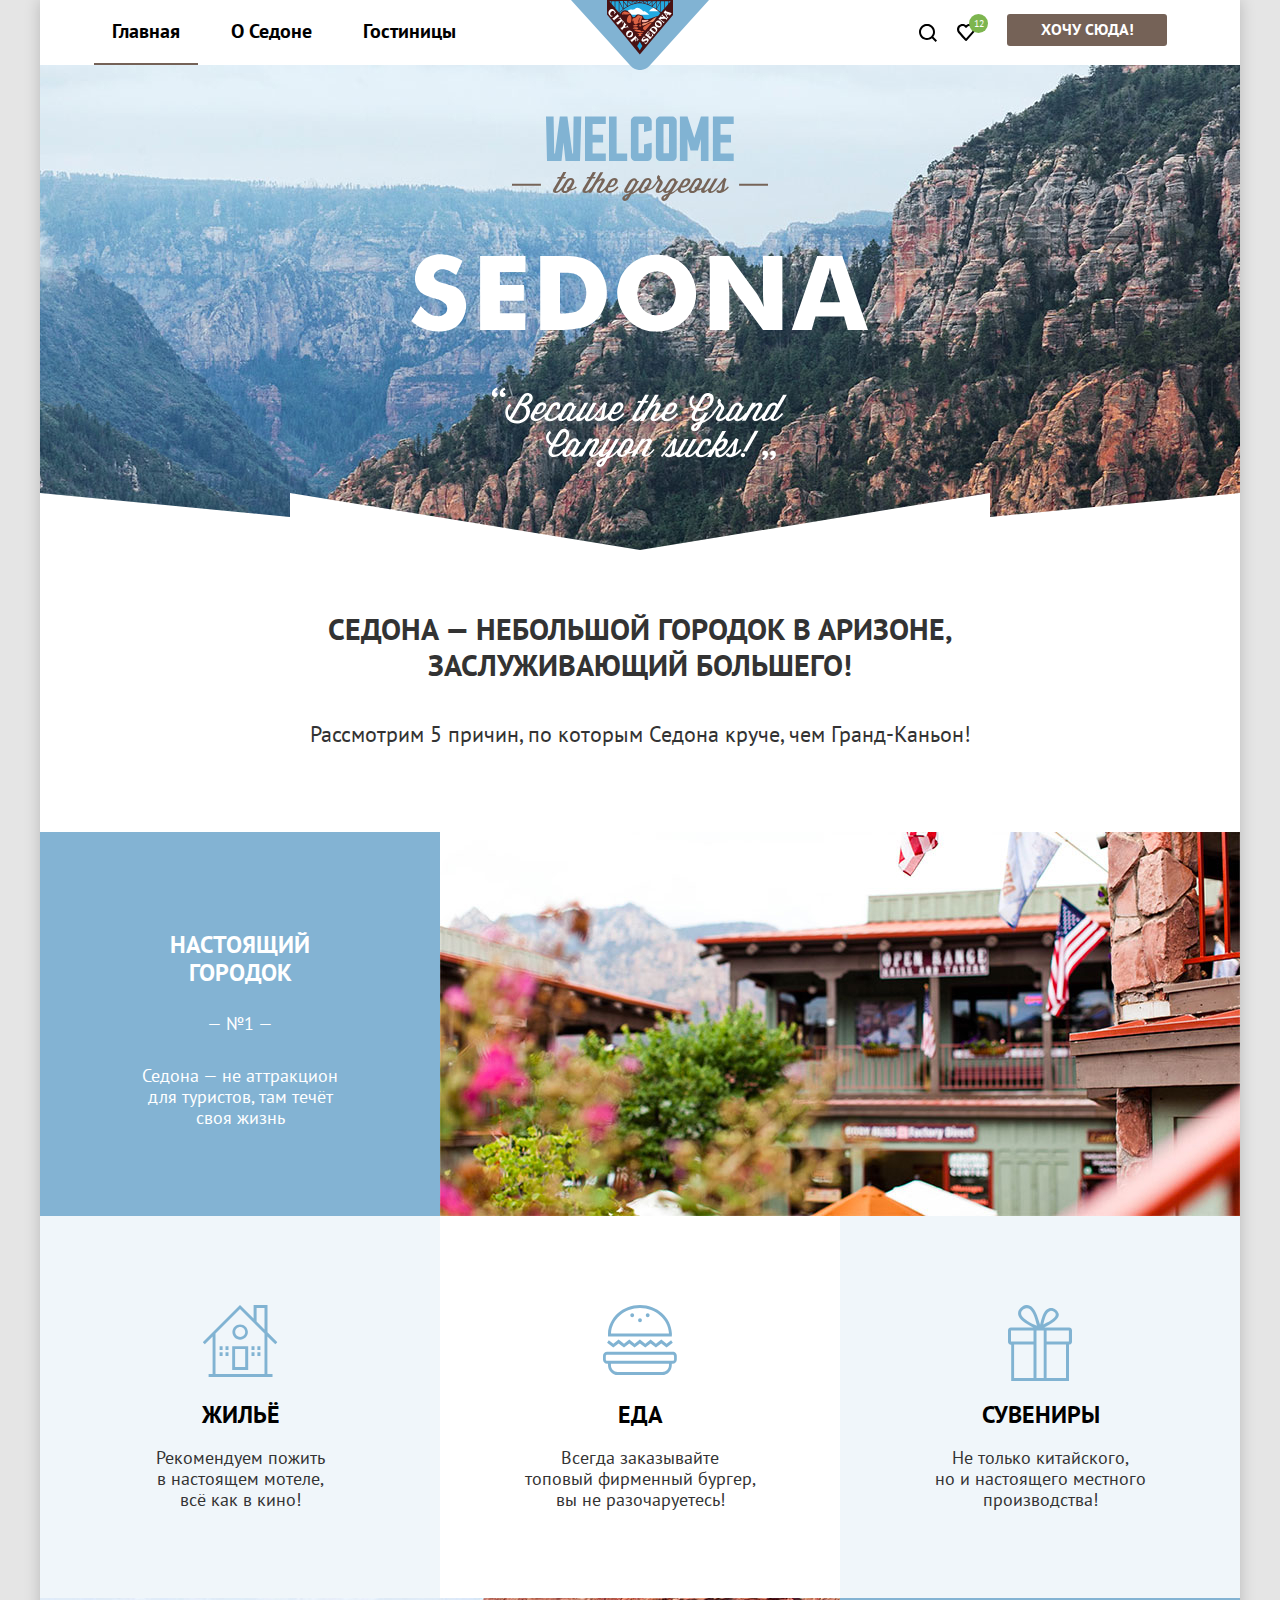
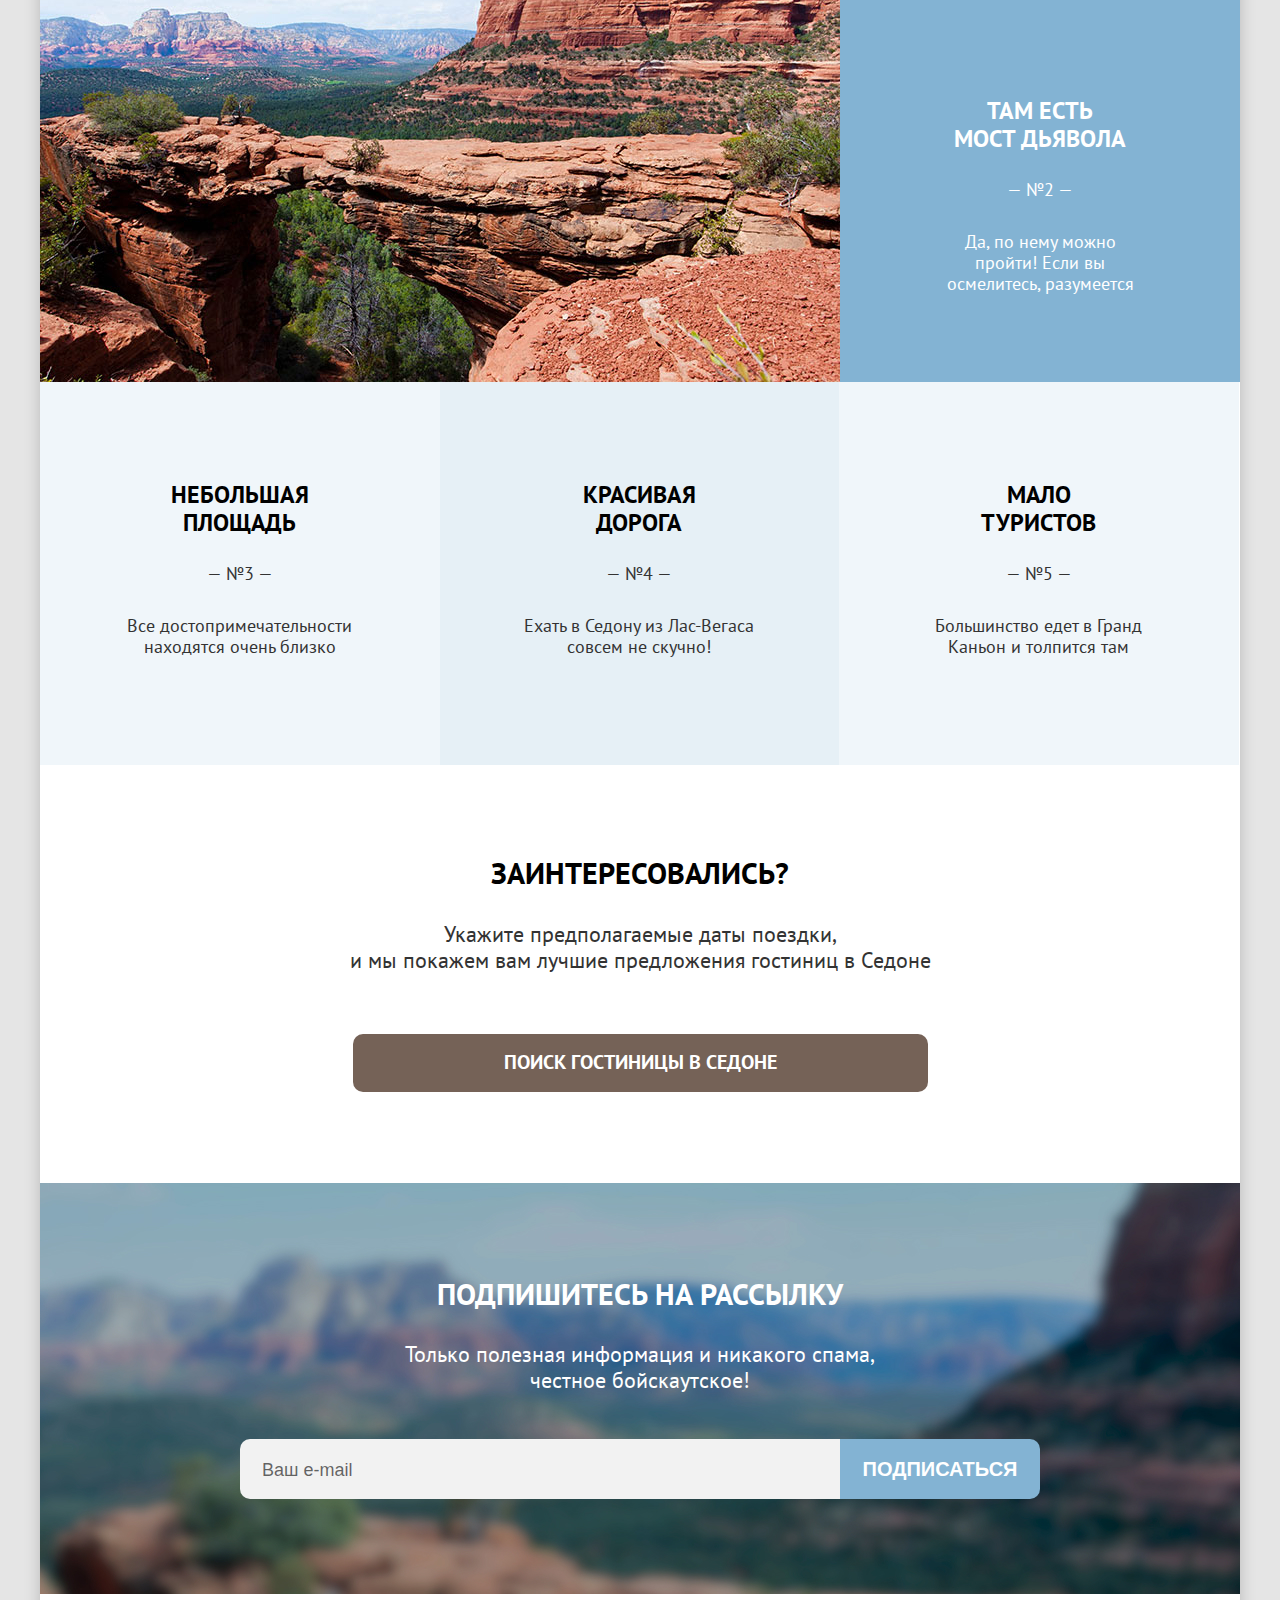
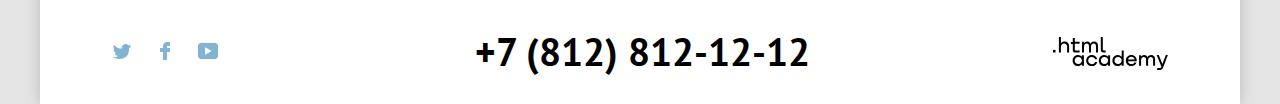
<file: index.html>
<!DOCTYPE html>
<html lang="ru">

<head>
  <meta charset="utf-8">
  <title>HTML Academy: Седона</title>
  <link rel="icon" href="favicon.ico">
  <link rel="icon" type="image/png" sizes="32x32" href="img/favicon.png">
  <link rel="stylesheet" href="./css/style.css">
</head>

<body>
  <div class="main-container">
    <header class="header">
      <a class="header-logo">
        <img src="./img/sedona-logo.svg" alt="Логотип сайта Седона." class="header-logo-img" width="138" height="70">
      </a>
      <nav class="main-nav">
        <ul class="site-list">
          <li class="site-list-item site-list-item--active">
            <a class="site-list-link ">Главная</a>
          </li>
          <li class="site-list-item">
            <a href="#" class="site-list-link">О Седоне</a>
          </li>
          <li class="site-list-item">
            <a href="catalog.html" class="site-list-link">Гостиницы</a>
          </li>
        </ul>
        <ul class="main-nav-list">
          <li class="main-nav-item">
            <a href="#" class="main-nav-link search-link" aria-label="Поиск по сайту">
              <svg class="search-link-svg" role="img" aria-label="Поиск по сайту" width="18" height="18" viewBox="0 0 18 18" fill="none"
                xmlns="http://www.w3.org/2000/svg">
                <path
                  d="M18 16.5L14.3 12.8C15.3 11.5 16 9.8 16 7.9C16 3.5 12.4 -0.1 8 -0.1C3.6 -0.1 0 3.6 0 8C0 12.4 3.6 16 8 16C9.8 16 11.5 15.4 12.9 14.3L16.6 18L18 16.5ZM8 14C4.7 14 2 11.3 2 8C2 4.7 4.7 2 8 2C11.3 2 14 4.7 14 8C14 11.3 11.3 14 8 14Z" />
              </svg>
            </a>
          </li>
          <li class="main-nav-item cart">
            <a href="" class="main-nav-link cart-link" aria-label="Корзина">
              <svg class="cart-link-svg" role="img" aria-label="Корзина" width="18" height="17" viewBox="0 0 18 17" fill="none"
                xmlns="http://www.w3.org/2000/svg">
                <path
                  d="M8.9 17C8.6 17 8.3 16.9 8.1 16.6C2.7 10.5 1.4 9.1 1.1 8.7C0.4 7.8 0 6.6 0 5.4C0 2.4 2.4 0 5.5 0C6.8 0 8 0.5 9 1.3C10 0.5 11.3 0 12.5 0C15.5 0 18 2.4 18 5.4C18 6.7 17.5 7.9 16.7 8.8L9.7 16.7C9.5 16.9 9.3 17 8.9 17ZM2.9 7.5C3.2 7.9 6.4 11.5 9 14.4L15.2 7.4C15.7 6.9 15.9 6.2 15.9 5.4C15.9 3.6 14.4 2.1 12.6 2.1C11.6 2.1 10.6 2.6 9.9 3.4C9.6 3.7 9.3 3.8 9 3.8C8.7 3.8 8.4 3.6 8.2 3.4C7.5 2.6 6.5 2.1 5.5 2.1C3.7 2.1 2.2 3.6 2.2 5.4C2.1 6.3 2.5 7 2.9 7.5C2.8 7.5 2.8 7.5 2.9 7.5Z" />
              </svg>

              <span class="cart-number">12</span>
            </a>
            <div class="cart-panel">
              <ul class="cart-list">
                <li class="cart-item">
                  <a href="#" class="cart-item-link">
                    <img src="./img/hotel-1.jpg" alt="Desert Quail Inn." class="cart-item-img" height="48" width="48">
                    <p class="cart-item-name">Desert Quail Inn</p>
                    <p class="cart-item-type">Мотель</p>
                  </a>
                  <button class="cart-item-delete" type="button" aria-label="Удалить позицию из корзины"></button>
                </li>
                <li class="cart-item">
                  <a href="#" class="cart-item-link">
                    <img src="./img/hotel-2.jpg" alt="Villas at Poco Diablo." class="cart-item-img" height="48"
                      width="48">
                    <p class="cart-item-name">Villas at Poco Diablo</p>
                    <p class="cart-item-type">Апартаменты</p>
                  </a>
                  <button class="cart-item-delete" type="button" aria-label="Удалить позицию из корзины"></button>
                </li>
              </ul>
              <a href="#" class="cart-link-all">Все избранные</a>
            </div>
          </li>
          <li class="main-nav-item">
            <a href="#" class="main-nav-link sedona-link">Хочу сюда!</a>
          </li>
        </ul>
      </nav>
    </header>
    <main class="main">
      <h1 class="visually-hidden">Сайт города Седона</h1>
      <section class="welcome">
        <h2 class="visually-hidden">Визитная карточка</h2>
        <img src="./img/welcome-text.svg" alt="Добро пожаловать в Седону." class="welcome-img" width="458" height="352">
      </section>

      <section class="advantages">
        <h2 class="visually-hidden">Преимущества</h2>
        <p class="description-title">Седона — небольшой городок в Аризоне,
          заслуживающий большего!</p>
        <p class="description-text">Рассмотрим 5 причин, по которым Седона круче, чем Гранд-Каньон!</p>
        <ul class="advantages-list">
          <li class="advantages-item  advantages-item--special">
            <div class="advantages-container">
              <div class="advantages-wrapper ">

                <h3 class="advantages-title">Настоящий
                  городок</h3>
                <div class="advantages-number">— №1 —</div>
                <p class="advantages-text">Седона — не аттракцион для туристов, там течёт
                  своя жизнь</p>

              </div>
            </div>
            <ul class="recomendations">
              <li class="recomendations-item appartments-item">
                <h4 class="recomendations-title">Жильё</h4>
                <p class="recomendations-text">Рекомендуем пожить
                  в настоящем мотеле,
                  всё как в кино!</p>
              </li>
              <li class="recomendations-item eat-item">
                <h4 class="recomendations-title ">Еда</h4>
                <p class="recomendations-text">Всегда заказывайте<br>
                  топовый фирменный бургер, вы не разочаруетесь!</p>
              </li>
              <li class="recomendations-item souvenirs-item">
                <h4 class="recomendations-title">Сувениры</h4>
                <p class="recomendations-text">Не только китайского,
                  но&nbsp;и&nbsp;настоящего местного производства!</p>
              </li>
            </ul>
          </li>
          <li class="advantages-item  advantages-item--special advantages-item--second">
            <div class="advantages-container">
              <div class="advantages-wrapper">
                <h3 class="advantages-title">Там есть
                  мост дьявола</h3>
                <div class="advantages-number">— №2 —</div>
                <p class="advantages-text">Да, по нему можно пройти! Если вы осмелитесь, разумеется</p>
              </div>
            </div>
          </li>
          <li class="advantages-item square-item">
            <div class="advantages-wrapper">
              <h3 class="advantages-title">Небольшая
                площадь</h3>
              <div class="advantages-number">— №3 —</div>
              <p class="advantages-text">Все достопримечательности находятся очень близко</p>
            </div>
          </li>
          <li class="advantages-item road-item">
            <div class="advantages-wrapper">
              <h3 class="advantages-title">Красивая
                дорога</h3>
              <div class="advantages-number">— №4 —</div>
              <p class="advantages-text">Ехать в Седону из Лас-Вегаса совсем не скучно!</p>
            </div>
          </li>
          <li class="advantages-item tourists-item">
            <div class="advantages-wrapper">
              <h3 class="advantages-title">Мало
                туристов</h3>
              <div class="advantages-number">— №5 —</div>
              <p class="advantages-text">Большинство едет в Гранд Каньон и толпится там</p>
            </div>
          </li>
        </ul>
      </section>
      <section class="hotel-search">
        <h2 class="visually-hidden">Поиск гостиницы</h2>
        <div class="hotel-search-wrapper">
          <h3 class="hotel-search-title">Заинтересовались?</h3>
          <p class="hotel-search-text">Укажите предполагаемые даты поездки,<br>
            и&nbsp;мы&nbsp;покажем вам лучшие предложения гостиниц в Седоне
          </p>
          <a href="catalog.html" class="hotel-search-link">Поиск гостиницы в Седоне</a>
        </div>
      </section>
    </main>
    <footer class="footer">
      <section class="footer-subscribe">
        <h2 class="visually-hidden">Подписка</h2>
        <div class="footer-subscribe-wrapper">
          <h3 class="subscribe-title">Подпишитесь на рассылку</h3>
          <p class="subscribe-text">
            Только полезная информация и никакого спама,<br>честное бойскаутское!
          </p>
          <form action="https://echo.htmlacademy.ru">
            <div class="subscribe-form-container">
              <div class="subscribe-input-container">
                <label for="subscribe-input" class="visually-hidden">
                  Введите ваш e-mail
                </label>
                <input name="e-mail" type="email" id="subscribe-input" class="subscribe-input" placeholder="Ваш e-mail"
                  required>
              </div>
              <button class="subscribe-submit" type="submit">
                Подписаться
              </button>
            </div>
          </form>
        </div>
      </section>
      <section class="network">
        <h2 class="visually-hidden">Ссылки на соцсети</h2>
        <ul class="network-list">
          <li class="network-item">
            <a href="https://twitter.com/htmlacademy_ru" class="network-link twitter-link" aria-label="Ссылка twitter">
              <svg role="img" aria-label="twitter" width="18" height="15" viewBox="0 0 18 15" fill="none" xmlns="http://www.w3.org/2000/svg">
                <path
                  d="M11.6 0.200056C13.4 -0.299944 14.8 0.500056 15.4 1.40006C16.1 1.20006 16.8 0.900056 17.5 0.700056C17.5 1.60006 16.9 2.20006 16.6 2.50006C17.3 2.60006 18 1.90006 18 1.90006C17.8 2.90006 16.9 3.70006 16.3 3.90006C16.1 10.7001 13 15.1001 5.7 15.0001C5.1 15.0001 5.8 15.0001 5.2 15.0001C4.8 15.0001 0.8 14.5001 0 13.1001C2.4 13.3001 4.1 12.7001 5 11.9001C4 11.6001 2.1 11.5001 1.8 9.00006C2.2 9.10006 2.4 9.20006 3.1 9.10006C1.8 8.30006 0.4 7.50006 0.5 5.30006C0.8 5.60006 1.6 5.80006 1.9 5.80006C1.1 5.60006 -0.2 2.50006 0.9 0.900056C2.8 2.80006 4.9 4.50006 8.5 4.70006C8.7 2.30006 9.7 0.800056 11.6 0.200056Z" />
              </svg>
            </a>
          </li>
          <li class="network-item">
            <a href="https://www.facebook.com/htmlacademy" class="network-link facebook-link" aria-label="Ссылка facebook">
              <svg role="img" aria-label="facebook" width="10" height="18" viewBox="0 0 10 18" fill="none" xmlns="http://www.w3.org/2000/svg">
                <path d="M7 0C4.8 0 3 1.8 3 4V6H0V10H3V18H7V10H10V6H7V4H10V0H7Z" />
              </svg>
            </a>
          </li>
          <li class="network-item">
            <a href="https://www.youtube.com/c/HTMLAcademyRUS" class="network-link youtube-link" aria-label="Ссылка youtube">
              <svg role="img" aria-label="youtube" width="20" height="16" viewBox="0 0 20 16" fill="none" xmlns="http://www.w3.org/2000/svg">
                <g clip-path="url(#clip0_3:193)">
                  <path
                    d="M17 0H2.9C1.2 0 0 1.5 0 3.2V12.7C0 14.5 1.2 16 2.9 16H17.2C18.7 16 20.1 14.5 20.1 12.8V3.2C19.9 1.5 18.7 0 17 0ZM7 11.8V4.2L13.7 8L7 11.8Z" />
                </g>
                <defs>
                  <clipPath id="clip0_3:193">
                    <rect width="20" height="16" fill="white" />
                  </clipPath>
                </defs>
              </svg>
            </a>
          </li>
        </ul>
        <a href="tel:+78128121212" class="number-link">+7 (812) 812-12-12
        </a>
        <a href="https://htmlacademy.ru/" class="logo-htmlacademy-link">
          <img src="./img/logo_htmlacademy.svg" alt="Ссылка html академии." class="logo-html-link" width="115"
            height="34">
        </a>
      </section>
    </footer>
  </div>

  <div class="modal-container">
    <div class="modal modal-booking">
      <button class="modal-close-button" aria-label="Закрыть модальное окно" type="button"></button>
      <section class="modal-content">
        <h2 class="modal-title">Поиск гостиницы в Седоне</h2>
        <form class="booking-form" action="https://echo.htmlacademy.ru/" method="post">
          <div class="booking-form-date arrival-date">
            <label class="booking-label" for="booking-date-arrival">Дата заезда:</label>
            <div class="booking-date-input-container">
              <input class="booking-date-input" type="text" id="booking-date-arrival" name="booking-date-arrival"
                placeholder="27 апреля 2020" required>
              <button class="calendar" type="button" aria-label="Открыть календарь"></button>
              <span class="booking-message booking-message--error">Мы не можем отправить вас в прошлое.</span>
            </div>

          </div>
          <div class="booking-form-date departure-date">
            <label class="booking-label" for="booking-date-departure">Дата выезда:</label>
            <div class="booking-date-input-container">
              <input class="booking-date-input" type="text" id="booking-date-departure" name="booking-date-departure"
                placeholder="1 сентября 2021" required>
              <button class="calendar" type="button" aria-label="Открыть календарь"></button>
              <span class="booking-message">На эти даты есть свободные номера. Пока есть.</span>
            </div>
          </div>
          <div class="booking-people-wrapper">
            <div class="booking-people-container">
              <label class="booking-people-lable booking-label" for="booking-people">Взрослые:</label>
              <div class="booking-people-input-container">
                <button class="booking-people-minus booking-people-button" type="button">-</button>
                <input type="text" id="booking-people" name="booking-people" class="booking-people-input" value="2">
                <button class="booking-people-plus booking-people-button" type="button">+</button>
              </div>
            </div>
            <div class="booking-people-container booking-people-container--children">
              <label class="booking-people-lable booking-label" for="booking-children">Дети:</label>
              <div class="info-container">
                <a href="#" class="info">i</a>
                <p class="info-text">Укажите количество детей, которые будут с вами, возраст которых от 6 до 18 лет.
                  Дети до 6 лет размещаются бесплатно.</p>
              </div>
              <div class="booking-people-input-container">
                <button class="booking-people-minus booking-people-button" type="button">-</button>
                <input type="text" id="booking-children" name="booking-children" class="booking-people-input" value="1">
                <button class="booking-people-plus booking-people-button" type="button">+</button>
              </div>
            </div>
          </div>
          <div class="booking-submit">
            <button class="booking-submit-booking" type="submit">Найти</button>
          </div>
        </form>
      </section>
    </div>
  </div>
  <script src="./js/script.js"></script>
</body>

</html>
</file>
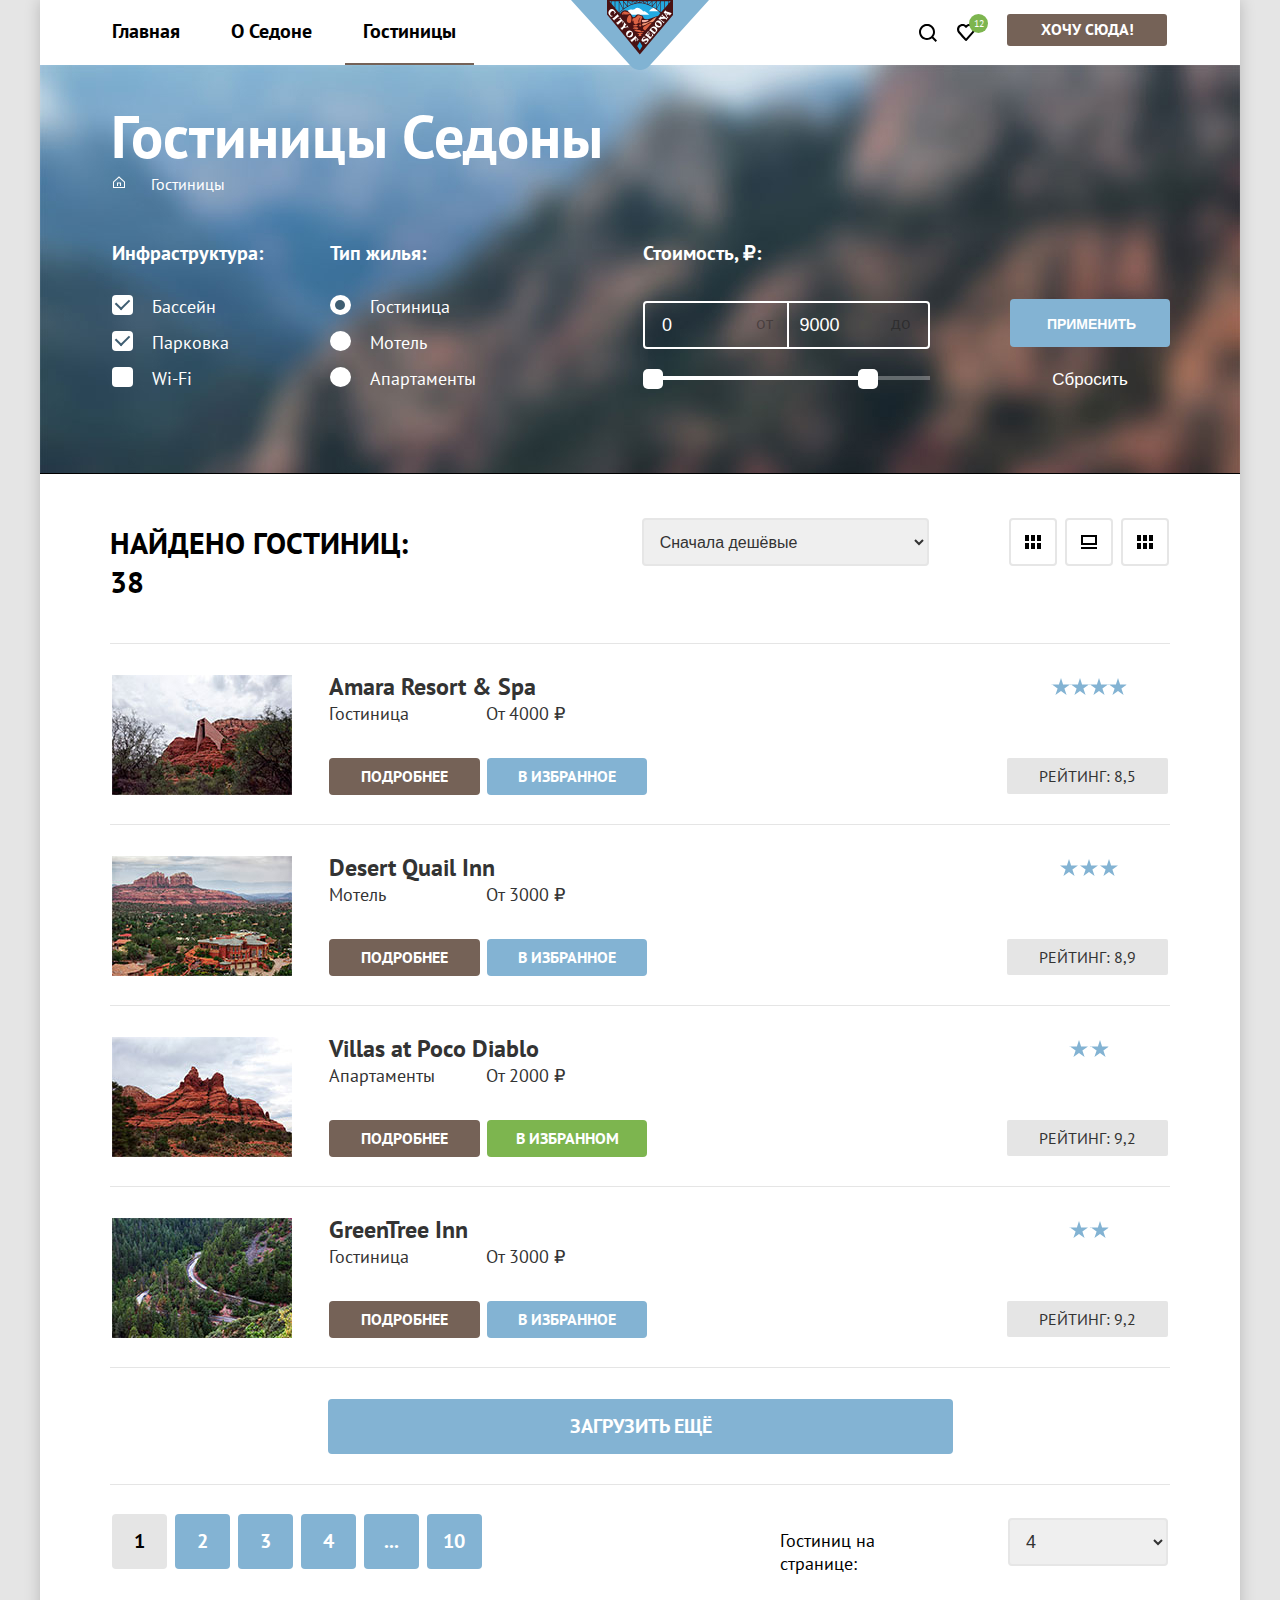
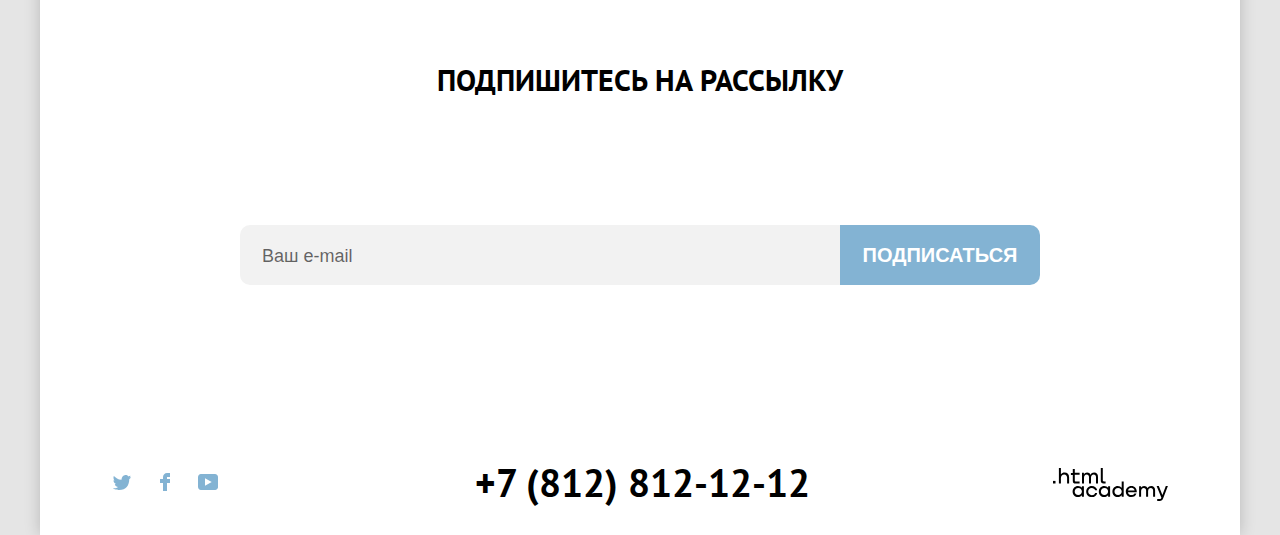
<file: catalog.html>
<!DOCTYPE html>
<html lang="ru">

<head>
  <meta charset="utf-8">
  <title>HTML Academy: Седона</title>
  <link rel="icon" href="favicon.ico">
  <link rel="icon" type="image/png" sizes="32x32" href="img/favicon.png">
  <link rel="stylesheet" href="./css/style.css">
</head>

<body class="inner-page">
  <div class="main-container">
    <header class="header">
      <a class="header-logo" href="index.html">
        <img src="./img/sedona-logo.svg" alt="Логотип сайта Седона." class="header-logo-img" width="138" height="70">
      </a>
      <nav class="main-nav">
        <ul class="site-list">
          <li class="site-list-item">
            <a class="site-list-link" href="index.html">Главная</a>
          </li>
          <li class="site-list-item">
            <a href="#" class="site-list-link">О Седоне</a>
          </li>
          <li class="site-list-item site-list-item--active">
            <a class="site-list-link">Гостиницы</a>
          </li>
        </ul>
        <ul class="main-nav-list">
          <li class="main-nav-item">
            <a href="#" class="main-nav-link search-link" aria-label="Поиск по сайту">
              <svg role="img" aria-label="Поиск по сайту" class="search-link-svg" width="18" height="18" viewBox="0 0 18 18" fill="none"
                xmlns="http://www.w3.org/2000/svg">
                <path
                  d="M18 16.5L14.3 12.8C15.3 11.5 16 9.8 16 7.9C16 3.5 12.4 -0.1 8 -0.1C3.6 -0.1 0 3.6 0 8C0 12.4 3.6 16 8 16C9.8 16 11.5 15.4 12.9 14.3L16.6 18L18 16.5ZM8 14C4.7 14 2 11.3 2 8C2 4.7 4.7 2 8 2C11.3 2 14 4.7 14 8C14 11.3 11.3 14 8 14Z" />
              </svg>
            </a>
          </li>
          <li class="main-nav-item cart">
            <a href="" class="main-nav-link cart-link" aria-label="Корзина">
              <svg role="img" aria-label="Корзина" class="cart-link-svg" width="18" height="17" viewBox="0 0 18 17" fill="none"
                xmlns="http://www.w3.org/2000/svg">
                <path
                  d="M8.9 17C8.6 17 8.3 16.9 8.1 16.6C2.7 10.5 1.4 9.1 1.1 8.7C0.4 7.8 0 6.6 0 5.4C0 2.4 2.4 0 5.5 0C6.8 0 8 0.5 9 1.3C10 0.5 11.3 0 12.5 0C15.5 0 18 2.4 18 5.4C18 6.7 17.5 7.9 16.7 8.8L9.7 16.7C9.5 16.9 9.3 17 8.9 17ZM2.9 7.5C3.2 7.9 6.4 11.5 9 14.4L15.2 7.4C15.7 6.9 15.9 6.2 15.9 5.4C15.9 3.6 14.4 2.1 12.6 2.1C11.6 2.1 10.6 2.6 9.9 3.4C9.6 3.7 9.3 3.8 9 3.8C8.7 3.8 8.4 3.6 8.2 3.4C7.5 2.6 6.5 2.1 5.5 2.1C3.7 2.1 2.2 3.6 2.2 5.4C2.1 6.3 2.5 7 2.9 7.5C2.8 7.5 2.8 7.5 2.9 7.5Z" />
              </svg>

              <span class="cart-number">12</span>
            </a>
            <div class="cart-panel">
              <ul class="cart-list">
                <li class="cart-item">
                  <a href="#" class="cart-item-link">
                    <img src="./img/hotel-1.jpg" alt="Desert Quail Inn." class="cart-item-img" height="48" width="48">
                    <p class="cart-item-name">Desert Quail Inn</p>
                    <p class="cart-item-type">Мотель</p>
                  </a>
                  <button class="cart-item-delete" type="button" aria-label="Удалить позицию из корзины"></button>
                </li>
                <li class="cart-item">
                  <a href="#" class="cart-item-link">
                    <img src="./img/hotel-2.jpg" alt="Villas at Poco Diablo." class="cart-item-img" height="48"
                      width="48">
                    <p class="cart-item-name">Villas at Poco Diablo</p>
                    <p class="cart-item-type">Апартаменты</p>
                  </a>
                  <button class="cart-item-delete" type="button" aria-label="Удалить позицию из корзины"></button>
                </li>
              </ul>
              <a href="#" class="cart-link-all">Все избранные</a>
            </div>
          </li>
          <li class="main-nav-item">
            <a href="#" class="main-nav-link sedona-link">Хочу сюда!</a>
          </li>
        </ul>
      </nav>
    </header>
    <main class="main main-inner">
      <section class="catalog-products">
        <h1 class="inner-header-title">Гостиницы Седоны</h1>
        <ul class="breadcrumbs">
          <li class="breadcrumbs-item">
            <a class="breadcrumbs-link-home" href="index.html" aria-label="Главная"></a>
          </li>
          <li class="breadcrumbs-item">
            <a class="breadcrumbs-link" href="">Гостиницы</a>
          </li>
        </ul>
        <h2 class="visually-hidden">Список товаров с фильтрами</h2>
        <form class="catalog-filter" action="https://echo.htmlacademy.ru/" method="get">
          <div class="catalog-filter-container">
            <fieldset class="catalog-filter-group">
              <legend class="catalog-filter-title">Инфраструктура:</legend>
              <ul class="catalog-filter-list">
                <li class="catalog-filter-item checkbox">
                  <input class="visually-hidden checkbox-input" type="checkbox" name="swimming-pool" id="swimming-pool"
                    checked>
                  <label class="checkbox-label" for="swimming-pool">Бассейн</label>
                </li>
                <li class="catalog-filter-item checkbox">
                  <input class="visually-hidden checkbox-input" type="checkbox" name="parking-space" id="parking-space"
                    checked>
                  <label class="checkbox-label" for="parking-space">Парковка</label>
                </li>
                <li class="catalog-filter-item checkbox">
                  <input class="visually-hidden checkbox-input" type="checkbox" name="wi-fi" id="wi-fi">
                  <label class="checkbox-label" for="wi-fi">Wi-Fi</label>
                </li>
              </ul>
            </fieldset>
            <fieldset class="catalog-filter-group">
              <legend class="catalog-filter-title">Тип жилья:</legend>
              <ul class="catalog-filter-list">
                <li class="catalog-filter-item radio">
                  <input class="visually-hidden radio-input" type="radio" name="placement" value="hotel" id="hotel"
                    checked>
                  <label class="radio-label" for="hotel">Гостиница</label>
                </li>
                <li class="catalog-filter-item radio">
                  <input class="visually-hidden radio-input" type="radio" name="placement" value="motel" id="motel">
                  <label class="radio-label" for="motel">Мотель</label>
                </li>
                <li class="catalog-filter-item radio">
                  <input class="visually-hidden radio-input" type="radio" name="placement" value="appartments"
                    id="appartments">
                  <label class="radio-label" for="appartments">Апартаменты</label>
                </li>
              </ul>
            </fieldset>

            <fieldset class="catalog-filter-group-cost">
              <legend class="catalog-filter-title">Стоимость, ₽:</legend>
              <div class="min-max-container">
                <div class="min-max-group">
                  <input class="min-max-input" type="text" name="min-price" value="0" id="min-price">
                  <label for="min-price" class="min-max-label">от</label>
                </div>
                <div class="min-max-group">
                  <input class="min-max-input-max" type="text" name="max-price" value="9000" id="max-price">
                  <label for="max-price" class="min-max-label">до</label>
                </div>
              </div>
              <div class="range-container">
                <div class="range-scale"></div>
                <div class="range"></div>
                <button type="button" class="range-handle range-handle--min" aria-label="Изменить минимальную стоимость"></button>
                <button type="button" class="range-handle range-handle--max" aria-label="Изменить максимальную стоимость"></button>
              </div>
            </fieldset>
            <fieldset class="catalog-filter-submit-reset">
              <button class="button-filter-submit" type="submit">Применить</button>
              <button class="button-filter-reset" type="reset">Сбросить</button>
            </fieldset>
          </div>
        </form>
      </section>
      <section class="sorting">
        <h2 class="sorting-title">Найдено гостиниц: 38</h2>
        <form action="https://echo.htmlacademy.ru" class="sorting-type">
          <label class="visually-hidden" for="sorting">Сортировка</label>
          <select class="select-control" id="sorting" name="sorting">
            <option value="popular">Сначала дешёвые</option>
            <option value="cheap">Сначала популярные</option>
            <option value="expensive">Сначала дорогие</option>
          </select>
        </form>
        <ul class="sorting-list">
          <li class="sorting-item">
            <button type="button" class="sorting-link sorting-link--table" aria-label="Показать в виде таблицы"></button>
          </li>
          <li class="sorting-item">
            <button type="button" class="sorting-link sorting-link--full" aria-label="Развернуть на весь экран"></button>
          </li>
          <li class="sorting-item">
            <button type="button" class="sorting-link sorting-link--list" aria-label="Показать в виде списка"></button>
          </li>
        </ul>
      </section>
      <section class="hotels">
        <h2 class="visually-hidden">Список гостиниц</h2>
        <ul class="hotels-list">
          <li class="hotels-item">
            <a href="#" class="hotel-img-link">
              <img class="hotel-img" src="./img/hotel-amara.jpeg" alt="Amara Resort & Spa." width="180" height="120">
            </a>
            <div class="hotel-container">
              <h3 class="hotel-name">Amara Resort & Spa</h3>
              <div class="hotel-type-container">
                <div class="hotel-type">Гостиница</div>
                <div class="hotel-price">От 4000 ₽</div>
              </div>
              <div class="hotel-links-container">
                <a href="#" class="hotel-link hotel-card-link">Подробнее</a>
                <a href="#" class="hotel-liked hotel-card-link">В избранное</a>
              </div>
            </div>
            <div class="hotel-rate-container">
              <div class="hotel-level-stars hotel-level-stars--4"></div>
              <div class="hotel-rating">Рейтинг: 8,5</div>
            </div>
          </li>
          <li class="hotels-item">
            <a href="#" class="hotel-img-link">
              <img class="hotel-img" src="./img/hotel-desert.jpeg" alt="Desert Quail Inn." width="180" height="120">
            </a>
            <div class="hotel-container">
              <h3 class="hotel-name">Desert Quail Inn</h3>
              <div class="hotel-type-container">
                <div class="hotel-type">Мотель</div>
                <div class="hotel-price">От 3000 ₽</div>
              </div>
              <div class="hotel-links-container">
                <a href="#" class="hotel-link hotel-card-link">Подробнее</a>
                <a href="#" class="hotel-liked hotel-card-link">В избранное</a>
              </div>
            </div>
            <div class="hotel-rate-container">
              <div class="hotel-level-stars hotel-level-stars--3"></div>
              <div class="hotel-rating">Рейтинг: 8,9</div>
            </div>
          </li>
          <li class="hotels-item">
            <a href="#" class="hotel-img-link">
              <img class="hotel-img" src="./img/hotel-villas.jpeg" alt="Villas at Poco Diablo." width="180" height="120">
            </a>
            <div class="hotel-container">
              <h3 class="hotel-name">Villas at Poco Diablo</h3>
              <div class="hotel-type-container">
                <div class="hotel-type">Апартаменты</div>
                <div class="hotel-price">От 2000 ₽</div>
              </div>
              <div class="hotel-links-container">
                <a href="#" class="hotel-link hotel-card-link">Подробнее</a>
                <a href="#" class="hotel-liked hotel-liked--liked hotel-card-link">В избранном</a>
              </div>
            </div>
            <div class="hotel-rate-container">
              <div class="hotel-level-stars hotel-level-stars--2"></div>
              <div class="hotel-rating">Рейтинг: 9,2</div>
            </div>
          </li>
          <li class="hotels-item">
            <a href="#" class="hotel-img-link">
              <img class="hotel-img" src="./img/hotel-green.jpeg" alt="GreenTree Inn." width="180" height="120">
            </a>
            <div class="hotel-container">
              <h3 class="hotel-name">GreenTree Inn</h3>
              <div class="hotel-type-container">
                <div class="hotel-type">Гостиница</div>
                <div class="hotel-price">От 3000 ₽</div>
              </div>
              <div class="hotel-links-container">
                <a href="#" class="hotel-link hotel-card-link">Подробнее</a>
                <a href="#" class="hotel-liked hotel-card-link">В избранное</a>
              </div>
            </div>
            <div class="hotel-rate-container">
              <div class="hotel-level-stars hotel-level-stars--2"></div>
              <div class="hotel-rating">Рейтинг: 9,2</div>
            </div>
          </li>
        </ul>
        <div class="hotel-loading">
          <a href="#" class="hotel-loading-link">Загрузить ещё</a>
        </div>
      </section>

      <section class="pagination-sorting-page">
        <div class="pagination-container">
          <ul class="pagination">
            <li class="pagination-item">
              <a class="pagination-link pagination-current">1</a>
            </li>
            <li class="pagination-item">
              <a class="pagination-link" href="#">2</a>
            </li>
            <li class="pagination-item">
              <a class="pagination-link" href="#">3</a>
            </li>
            <li class="pagination-item">
              <a class="pagination-link" href="#">4</a>
            </li>
            <li class="pagination-item">
              <a class="pagination-link" href="#">...</a>
            </li>
            <li class="pagination-item">
              <a class="pagination-link pagination-ten" href="#">10</a>
            </li>
          </ul>
        </div>
        <div class="sorting-page">
          <h2 class="sorting-page-title">Гостиниц на странице:</h2>
          <form action="https://echo.htmlacademy.ru" class="sorting-page-type">
            <label class="visually-hidden" for="sorting-page">Сортировка страниц</label>
            <select class="select-page-control" id="sorting-page" name="sorting-page">
              <option value="four-page">4</option>
              <option value="two-page">2</option>
              <option value="one-page">1</option>
            </select>
          </form>
        </div>
      </section>

    </main>

    <footer class="footer">
      <section class="footer-subscribe">
        <h2 class="visually-hidden">Подписка</h2>
        <div class="footer-subscribe-wrapper">
          <h3 class="subscribe-title">Подпишитесь на рассылку</h3>
          <p class="subscribe-text">
            Только полезная информация и никакого спама,<br>честное бойскаутское!
          </p>
          <form action="https://echo.htmlacademy.ru">
            <div class="subscribe-form-container">
              <div class="subscribe-input-container">
                <label for="subscribe-input" class="visually-hidden">
                  Введите ваш e-mail
                </label>
                <input name="e-mail" type="email" id="subscribe-input" class="subscribe-input" placeholder="Ваш e-mail"
                  required>
              </div>
              <button class="subscribe-submit" type="submit">
                Подписаться
              </button>
            </div>
          </form>
        </div>
      </section>
      <section class="network">
        <h2 class="visually-hidden">Ссылки на соцсети</h2>
        <ul class="network-list">
          <li class="network-item">
            <a href="https://twitter.com/htmlacademy_ru" class="network-link twitter-link" aria-label="Ссылка twitter">
              <svg role="img" aria-label="twitter" width="18" height="15" viewBox="0 0 18 15" fill="none" xmlns="http://www.w3.org/2000/svg">
                <path
                  d="M11.6 0.200056C13.4 -0.299944 14.8 0.500056 15.4 1.40006C16.1 1.20006 16.8 0.900056 17.5 0.700056C17.5 1.60006 16.9 2.20006 16.6 2.50006C17.3 2.60006 18 1.90006 18 1.90006C17.8 2.90006 16.9 3.70006 16.3 3.90006C16.1 10.7001 13 15.1001 5.7 15.0001C5.1 15.0001 5.8 15.0001 5.2 15.0001C4.8 15.0001 0.8 14.5001 0 13.1001C2.4 13.3001 4.1 12.7001 5 11.9001C4 11.6001 2.1 11.5001 1.8 9.00006C2.2 9.10006 2.4 9.20006 3.1 9.10006C1.8 8.30006 0.4 7.50006 0.5 5.30006C0.8 5.60006 1.6 5.80006 1.9 5.80006C1.1 5.60006 -0.2 2.50006 0.9 0.900056C2.8 2.80006 4.9 4.50006 8.5 4.70006C8.7 2.30006 9.7 0.800056 11.6 0.200056Z" />
              </svg>

            </a>
          </li>
          <li class="network-item">
            <a href="https://www.facebook.com/htmlacademy" class="network-link facebook-link" aria-label="Ссылка facebook">
              <svg role="img" aria-label="facebook" width="10" height="18" viewBox="0 0 10 18" fill="none" xmlns="http://www.w3.org/2000/svg">
                <path d="M7 0C4.8 0 3 1.8 3 4V6H0V10H3V18H7V10H10V6H7V4H10V0H7Z" />
              </svg>
            </a>
          </li>
          <li class="network-item">
            <a href="https://www.youtube.com/c/HTMLAcademyRUS" class="network-link youtube-link" aria-label="Ссылка youtube">
              <svg role="img" aria-label="youtube" width="20" height="16" viewBox="0 0 20 16" fill="none" xmlns="http://www.w3.org/2000/svg">
                <g clip-path="url(#clip0_3:193)">
                  <path
                    d="M17 0H2.9C1.2 0 0 1.5 0 3.2V12.7C0 14.5 1.2 16 2.9 16H17.2C18.7 16 20.1 14.5 20.1 12.8V3.2C19.9 1.5 18.7 0 17 0ZM7 11.8V4.2L13.7 8L7 11.8Z" />
                </g>
                <defs>
                  <clipPath id="clip0_3:193">
                    <rect width="20" height="16" fill="white" />
                  </clipPath>
                </defs>
              </svg>
            </a>
          </li>
        </ul>
        <a href="tel:+78128121212" class="number-link">+7 (812) 812-12-12
        </a>
        <a href="https://htmlacademy.ru/" class="logo-htmlacademy-link">
          <img src="./img/logo_htmlacademy.svg" alt="Ссылка html академии." class="logo-html-link" width="115"
            height="34">
        </a>
      </section>
    </footer>
  </div>
</body>

</html>
</file>
<file: css/style.css>
@font-face {
  font-family: "PT Sans";
  font-style: normal;
  font-weight: 700;
  font-display: swap;
  src: url("../fonts/ptsans-700.woff2") format("woff2");
}

@font-face {
  font-family: "PT Sans";
  font-style: normal;
  font-weight: 400;
  font-display: swap;
  src: url("../fonts/ptsans-400.woff2") format("woff2");
}

body{
  background: #e5e5e5;
  font-family: "PT Sans", "Arial", sans-serif;
  font-weight: 400;
  font-size: 22px;
  line-height: 36px;
  color: #333333;
  padding: 0;
  margin: 0;
  height: 100vh;
}

.visually-hidden {
  position: absolute;
  width: 1px;
  height: 1px;
  margin: -1px;
  padding: 0;
  border: 0;
  clip: rect(0 0 0 0);
  overflow: hidden;
}

:root{
  --white: #ffffff;
  --black: #000000;
  --dark: #333333;
  --gray: #e5e5e5;
  --light-gray: #f2f2f2;
  --brown: #756257;
  --dark-brown: #615048;
  --green: #7DB54F;
  --dark-green: #6C9E42;
  --blue: #83B3D3;
  --dark-blue: #68A2CA;
  --cold-light: hsl(204 48% 67% / 0.12);
  --cold-dark: hsl(204 48% 67% / 0.2);
  --coral: #FF5757;
  --orange : #FD922E;
  --lucky-green: #7DB550;
  --grey-dark: #e6e6e6;
  --grey-blue: #3F5E72;
}

.main-container {
  width: 1200px;
  margin: 0 auto;
  background: var(--white);
  box-shadow: 0 0 15px rgba(0, 0, 0, 0.2);
  min-height: 100%;
  display: flex;
  flex-direction: column;
}

.header {
  position: relative;
  z-index: 10;
}

.header-logo {
  position: absolute;
  top: 0;
  left: 531px;
}

.main-nav {
  width: 1076px;
  margin: 0 auto;
  grid-template-columns: 443px 447px;
  display: grid;
  grid-column-gap: 175px;
}

.site-list {
  padding: 0;
  margin: 0 0 0 -8px;
  list-style: none;
  display: flex;
  flex-wrap: wrap;
}

.site-list-item {
  margin-right: 15px;
  padding-top: 12px;
  padding-bottom: 15px;
}

.site-list-item--active {
  border-bottom: 2px solid var(--brown);
}

.site-list-link {
  font-weight: 700;
  font-size: 20px;
  line-height: 26px;
  color: var(--black);
  text-decoration: none;
  padding: 3px 9px 5px;
  margin: 0 6px;
  border-radius: 10px;
  border: 3px solid transparent;
}

.site-list-link:hover {
  color: var(--brown);
}

.site-list-link:focus {
  border-color:var(--blue);
  outline: none;
}

.site-list-link:active {
  border-color: transparent;
  opacity: 0.3;
}

.main-nav-list {
  padding: 0;
  margin: 0;
  list-style: none;
  display: flex;
  flex-wrap: wrap;
  justify-content: flex-end;
}

.main-nav-item {
  padding-top: 9px;
  margin-left: 21px;
  padding-bottom: 10px;
}

.search-link {
  display: block;
  width: 38px;
  height: 37px;
  position: relative;
  margin-top: 5px;
  border: 3px solid transparent;
  border-radius: 8px;
  box-sizing: border-box;
}

.search-link-svg{
  fill: var(--black);
  position: absolute;
  left: 6px;
  top: 7px;
}

.search-link:hover .search-link-svg{
  fill: var(--brown);
}

.search-link:focus {
  border-color: var(--blue);
  outline: none;
}

.search-link:focus .search-link-svg{
  fill: var(--brown);
}

.search-link:active {
  border-color: transparent;
  outline: none;
  opacity: 0.3;
}

.search-link:active .search-link-svg{
  fill: var(--brown);
}

.cart-link {
  display: block;
  width: 38px;
  height: 37px;
  position: relative;
  margin-top: 5px;
  border: 3px solid transparent;
  border-radius: 8px;
  box-sizing: border-box;
}

.cart-link-svg {
  position: absolute;
  width: 18px;
  height: 17px;
  top: 7px;
  left: 6px;
  fill: var(--black);
}

.cart-link:hover .cart-link-svg{
  fill: var(--brown);
}

.cart-link:focus {
  border: 3px solid var(--blue);
  border-radius: 10px;
  outline: none;
}

.cart-link:focus .cart-link-svg{
  fill: var(--brown);
}

.cart-link:active{
  border-color: transparent;
  opacity: 0.3;
}

.cart-link:active .cart-link-svg{
  fill: var(--brown);
}

.cart-number {
  font-size: 10px;
  display: block;
  position: absolute;
  text-decoration: none;
  color: #ffffff;
  background: #7DB54F;
  height: 19px;
  min-width: 19px;
  text-align: center;
  right: -5px;
  top: -3px;
  border-radius: 50%;
  line-height: 19px;
}

.cart {
  position: relative;
  margin-left: 0;
}

.cart-panel {
  width: 398px;
  position: absolute;
  background: var(--white);
  border: 1px solid var(--grey-dark);
  box-shadow: 0px 25px 50px rgba(0, 0, 0, 0.15);
  border-radius: 20px;
  left: 8px;
  top: 53px;
  transform: translateX(-50%);
  padding-top: 14px;
  display: none;
}

.cart:hover .cart-panel{
  display: block;
}

.cart:focus-within .cart-panel{
  display: block;
}

.cart-panel::before{
  content: "";
  position: absolute;
  width: 12px;
  height: 12px;
  left: 50%;
  top: -6px;
  border-top: 1px solid var(--grey-dark);
  border-left: 1px solid var(--grey-dark);
  transform: rotate(45deg);
  background-color: var(--white);
  margin-left: -8px;
}

.cart-list {
  padding: 0 14px 0 15px;
  margin: 0 auto 18px;
  list-style: none;
}

.cart-item {
  position: relative;
  margin-bottom: 7px;
  min-height: 48px;
}

.cart-item:last-child {
  margin-bottom: 0;
}

.cart-item-link {
  padding: 7px 7px 10px 73px;
  position: relative;
  display: inline-block;
  vertical-align: top;
  border: 3px solid transparent;
  border-radius: 10px;
  text-decoration: none;
}

.cart-item-link:hover{
  opacity: 0.6;
}

.cart-item-link:focus{
  border-color: var(--blue);
  opacity: 1;
  outline: none;
}

.cart-item-link:active{
  border-color: transparent;
  opacity: 0.3;
}

.cart-item-img {
  width: 48px;
  height: 48px;
  position: absolute;
  top: 6px;
  left: 7px;
  border-radius: 50%;
}

.cart-item-name {
  padding: 0;
  margin: 0;
  font-size: 18px;
  line-height: 25px;
  color: var(--black);
  font-weight: 700;
  text-decoration: none;
}

.cart-item-type {
  padding: 0;
  margin: 0;
  font-size: 16px;
  color: var(--dark);
  line-height: 18px;
  text-decoration: none;
}

.cart-item-delete {
  position: absolute;
  right: 0;
  top: 7px;
  width: 36px;
  height: 36px;
  display: flex;
  justify-content: center;
  align-items: center;
  border: 3px solid transparent;
  background: none;
  cursor: pointer;
  border-radius: 8px;
}

.cart-item-delete::after {
  content: "";
  width: 16px;
  height: 16px;
  display: block;
  background: url("../img/delete.svg") no-repeat top left;
  background-size: cover;
  opacity: 0.2;
}

.cart-item-delete:hover::after{
  opacity: 1;
}

.cart-item-delete:focus{
  border-color: var(--blue);
  opacity: 1;
  outline: none;
}

.cart-item-delete:active{
  border-color: transparent;
  opacity: 0.1;
}

.cart-link-all {
  text-align: center;
  text-transform: uppercase;
  color: var(--white);
  display: block;
  background: var(--brown);
  width: calc(100% + 2px);
  margin-left: -1px;
  border-bottom-left-radius: 20px;
  border-bottom-right-radius: 20px;
  margin-bottom: -1px;
  font-size: 16px;
  font-weight: 700;
  line-height: 21px;
  box-sizing: border-box;
  padding: 17px 10px;
  border: 3px solid var(--brown);
  text-decoration: none;
}

.cart-link-all:hover{
  background-color: var(--dark-brown);
  border-color: var(--dark-brown);
}

.cart-link-all:focus{
  border-color: var(--blue);
  outline: none;
}

.cart-link-all:active{
  border-color: var(--dark-brown);
  color: rgba(255, 255, 255, 0.3);
}

.sedona-link {
  display: inline-block;
  background: var(--brown);
  min-width: 160px;
  box-sizing: border-box;
  line-height: 21px;
  padding: 5px 10px 6px;
  text-decoration: none;
  border-radius: 3px;
  font-weight: 700;
  font-size: 16px;
  color: #ffffff;
  text-align: center;
  text-transform: uppercase;
}

.sedona-link:hover {
  background: var(--dark-brown);
}

.sedona-link:focus {
  border: 3px solid #83B3D3;
  outline: none;
}

.main {
  flex-grow: 1;
}

.welcome {
  min-height: 485px;
  background: #000000 url("../img/sedona-background.jpeg") no-repeat top center;
  padding-top: 51px;
  box-sizing: border-box;
  position: relative;
  margin-bottom: 61px;
}

.welcome::after {
  content: "";
  display: block;
  width: 100%;
  height: 57px;
  position: absolute;
  left: 0;
  bottom: 0;
  background: url("../img/divider.svg") no-repeat center bottom;
}

.welcome-img {
  margin: 0 auto;
  display: block;
  width: 458px;
}

.description-title{
  text-transform: uppercase;
  margin: 0 auto 33px;
  padding: 0;
  display: block;
  width: 702px;
  font-size: 30px;
  text-align: center;
  font-weight: 700;
}

.description-text {
  padding: 0;
  margin: 0 auto 80px;
  width: 720px;
  text-align: center;
}

.advantages-list{
  padding: 0;
  margin: 0;
  list-style: none;
  display: flex;
  flex-wrap: wrap;
  width: 100%;
}

.advantages-item{
  text-align: center;
  width: 33.3%;
}

.advantages-item--special{
  width: 100%;
}

.advantages-item--special .advantages-container::after{
  content: "";
  width: 800px;
  min-height: 384px;
  background: url("../img/photo-cafe.jpeg") no-repeat top left;
  background-size: cover;
  display: block;
}

.advantages-item--second .advantages-container::after{
  background-image: url("../img/photo-canion.jpeg");
  order: 1;

}

.advantages-item--second .advantages-wrapper{
  order: 2;

}

.advantages-wrapper{
  padding: 99px 0 108px 0;

}

.advantages-item--special .advantages-wrapper{
  background:#83B3D3 ;
  width: 400px;
  padding: 99px 0 87px 0;
}

.advantages-item--special .advantages-container{
  display: flex;
  align-items: stretch;
}

.advantages-title{
  font-size: 24px;
  font-weight: 700px;
  line-height: 28px;
  color: var(--black);
  text-transform: uppercase;
  padding: 0;
  margin: 0 auto 26px;
  width: 172px;
}

.advantages-item--special .advantages-title{
  color: white;
}

.advantages-number{
  font-size: 18px;
  line-height: 21px;
  color: var(--dark);
  margin-bottom: 31px;
}

.advantages-item--special .advantages-number{
  color: white;
}

.advantages-text{
  font-size: 18px;
  font-weight: 400;
  line-height: 21px;
  color: var(--dark);
  padding: 0;
  margin: 0 auto;
  width: 216px;
}

.advantages-item--special .advantages-text{
  color: white;
}

.recomendations{
  display: flex;
  justify-content: flex-start;
  width: 100%;
  margin: 0;
  padding: 0;
  list-style: none;
  flex-wrap: wrap;
}

.recomendations-item{
  display: block;
  width: 400px;
  position: relative;
  padding: 185px 0 88px 0;
  margin: 0;
}

.recomendations-item::before{
  content: "";
  display: block;
  width: 75px;
  height: 72px;
  position: absolute;
  left: 50%;
  top: 89px;
  transform: translateX(-50%);
  background: transparent;
}

.appartments-item::before{
  background: url("../img/group-house.svg");
}

.eat-item::before{
  background: url("../img/icon-burger.svg");
  width: 74px;
  height: 70px;
}

.souvenirs-item::before{
  background: url("../img/icon-surprise.svg");
  width: 64px;
  height: 76px;
}

.recomendations-title{
  padding: 0;
  margin: 0 0 18px 0;
  display: block;
  font-weight: 700;
  font-size: 24px;
  line-height: 28px;
  text-transform: uppercase;
  width: 401px;;
  text-align: center;
}

.recomendations-text{
  padding: 0;
  margin: 0 auto;
  display: block;
  font-weight: 400;
  font-size: 18px;
  line-height: 21px;
  color: #333333;
  width: 227px;
}

.appartments-item .recomendations-text{
  width: 175px;
}

.appartments-item{
  width: 400px;
  background-color: var(--cold-light);
  color: var(--black);
}

.eat-item .recomendations-text{
  width: 248px;
}

.eat-item{
  width: 400px;
  background-color: var(--white);
  color: var(--black);
}

.souvenirs-item .recomendations-text{
  width: 279px;
}

.souvenirs-item{
  width: 400px;
  background-color: var(--cold-light);
  color: var(--black);
}

.square-item{
  background-color: var(--cold-light);
  color: var(--black);
}

.square-item .advantages-text{
  width: 270px;
  color: var(--dark);
}

.road-item{
  background-color: var(--cold-dark);
  color: var(--black);
}

.road-item .advantages-text{
  width: 283px;
  color: var(--dark);
}

.tourists-item{
  background-color: var(--cold-light);
  color: var(--black);
}

.tourists-item .advantages-text{
  color: var(--dark);
}

.hotel-search{
  padding: 90px 0 91px;
}

.hotel-search-wrapper{
  width: 626px;
  margin: 0 auto;
  text-align: center;
}

.hotel-search-title{
  padding: 0;
  margin: 0 0 30px;
  font-weight: 700;
  font-size: 30px;
  line-height: 36px;
  text-transform: uppercase;
  color: var(--black);
}

.hotel-search-text{
  padding: 0;
  margin: 0 0 61px;
  font-size: 22px;
  line-height: 26px;
  color: var(--dark);
}

.hotel-search-link{
  display: inline-block;
  padding: 10px 15px 12px;
  margin: 0 auto;
  min-width: 575px;
  color:white;
  background: var(--brown);
  text-transform: uppercase;
  border-radius: 10px;
  text-decoration: none;
  box-sizing: border-box;
  font-weight: 700;
  font-size: 20px;
}

.hotel-search-link:hover{
  background: var(--dark-brown);
}

.hotel-search-link:focus{
  border: 3px solid #83B3D3;
  outline: none;
}

.footer-subscribe{
  padding: 68px 0 90px;
  min-height: 411px;
  background: #ffffff url("../img/background-transparent.jpeg") no-repeat top center;
  padding-top: 93px;
  box-sizing: border-box;
  position: relative;
}

.inner-page .footer-subscribe{
  background: var(--white);
  padding-top: 87px;
  margin-bottom: 39px;
}

.footer-subscribe-wrapper{
  margin: 0 auto;
  text-align: center;
}

.subscribe-title{
  padding: 0;
  margin: 0 0 29px;
  font-weight: 700;
  font-size: 30px;
  line-height: 36px;
  text-transform: uppercase;
  color: var(--white);
}

.inner-page .subscribe-title{
  color: var(--black);
}

.subscribe-text{
  padding: 0;
  margin: 0 0 46px;
  font-size: 22px;
  line-height: 26px;
  font-weight: 400;
  color: var(--white);
}

.subscribe-input{
  width: 600px;
  height: 60px;
  background: var(--light-gray);
  color: var(--black);
  display: block;
  border: none;
  border-bottom-left-radius: 10px;
  border-top-left-radius: 10px;
  padding-left: 22px;
  box-sizing: border-box;
  font-size: 18px;
  line-height: 26px;
  padding-top: 4px;
  font-weight: 400;
}

.subscribe-input::placeholder {
  color: rgba(0, 0, 0, 0.6);
}

.subscribe-input:hover{
  background: var(--grey-dark);
}

.subscribe-input:focus{
  background: #E6E6E6;
  border-radius: 10px 0 0 10px;
  border: 3px solid #83B3D3;
  outline: none;
}

.subscribe-input:valid{
  background: var(--white);
  border: 3px solid #000000;
}

.subscribe-input::spelling-error{
  background: var(--white);
  border: 3px solid var(--coral);
}

.subscribe-submit{
  min-width: 200px;
  height: 60px;
  background: var(--blue);
  color: var(--white);
  border-bottom-right-radius: 10px;
  border-top-right-radius: 10px;
  border: none;
  text-transform: uppercase;
  font-size: 20px;
  font-weight: 700;
  line-height: 26px;
  cursor: pointer;
}

.subscribe-submit:hover{
  background: var(--dark-blue);
  box-shadow: 0px 4px 4px rgba(0, 0, 0, 0.25);
}

.subscribe-submit:focus{
  background: var(--dark-blue);
  border: 3px solid var(--brown);
  border-radius: 0px 10px 10px 0px;
  outline: none;
}

.subscribe-form-container{
  display: flex;
  width: 100%;
  justify-content: center;
}

.network{
  width: 1076px;
  margin: 0 auto;
  display: flex;
  justify-content: space-between;
}

.network-list{
  padding: 0;
  margin: 37px 0 0;
  list-style: none;
  display: flex;
  flex-wrap: wrap;
}

.network-item{
  margin-right: 3px;
}

.network-link{
  display: flex;
  width: 40px;
  height: 40px;
  border: 3px solid transparent;
  box-sizing: border-box;
  border-radius: 10px;
  align-items: center;
  justify-content: center;
}

.network-link:focus{
  border: 3px solid #83B3D3;
}

.twitter-link svg{
  display: block;
  width: 18px;
  height: 15px;

  /*background: url("../img/twitter.svg") no-repeat 0 0;*/
}

.facebook-link svg{
  display: block;
  width: 10px;
  height: 18px;
  /*background: url("../img/facebook.svg") no-repeat 0 0;*/
}

.youtube-link svg{
  display: block;
  width: 20px;
  height: 16px;
  /*background: url("../img/youtube.svg") no-repeat 0 0;*/
}

.network-link svg{
  fill:#83B3D3;
}

.network-link:hover svg{
  fill: var(--dark-blue) ;
}

.youtube-link:hover svg{
  filter: drop-shadow(0px 4px 4px rgba(0, 0, 0, 0.25));
}

.number-link{
  display: flex;
  color: var(--black);
  min-width: 361px;
  height: 70px;
  margin: 20px;
  padding: 15px;
  text-decoration: none;
  text-align: center;
  font-weight: 700;
  line-height: 45px;
  font-size: 39px;
  margin-bottom: 20px;
  border: 3px solid transparent;
  box-sizing: border-box;
  border-radius: 10px;
  border: none;
}

.logo-htmlacademy-link{
  margin-top: 43px;
  margin-right: 10px;
}

.number-link:hover{
  color: var(--brown);
}

.number-link:focus{
  color: var(--brown);
  border: 3px solid #83B3D3;
}

.logo-html-link svg{
  display: block;
  padding: 0;
  margin: 42px 0px 19px 0px;
  list-style: none;
  flex-wrap: wrap;
  min-width: 133px;
  border: 3px solid transparent;
  box-sizing: border-box;
  border-radius: 10px;
  border: none;
}

.logo-html-link:focus {
  border: 3px solid #83B3D3;
}

.catalog-products{
  background: var(--black) url("../img/catalog-background.jpeg") no-repeat top left;
  padding: 39px 0 0 0;
  margin: 0;
}

.inner-header-title{
  margin: 0;
  padding: 0 0 0 71px;
  color: var(--white);
  font-size: 60px;
  line-height: 64px;
  font-weight: 700;
}

.breadcrumbs{
  display: flex;
  margin: 0 0 39px 0;
  list-style: none;
  padding: 0 0 0 65px;
}

.breadcrumbs-link-home{
  width: 28px;
  height: 27px;
  display: flex;
  justify-content: center;
  align-items: center;
  border: 3px solid transparent;
  box-sizing: border-box;
  border-radius: 4px;
  margin-right: 15px;
}

.breadcrumbs-link-home::after{
  content: "";
  width: 12px;
  height: 12px;
  background: url("../img/bread-crumbs-home.svg") no-repeat top left;
  background-size: cover;
  display: block;
}

.breadcrumbs-link-home:hover{
  opacity: 0.6;
}

.breadcrumbs-link-home:focus{
  border-color: var(--blue);
  outline: none;
}

.breadcrumbs-link{
  display: block;
  font-weight: 400;
  font-size: 16px;
  line-height: 27px;
  color: var(--white);
  border: 3px solid transparent;
  cursor: pointer;
  text-decoration: none;
}

.breadcrumbs-link:hover{
  opacity: 0.6;
}

.breadcrumbs-link:focus{
  border-color: var(--blue);
  outline: none;
}

.breadcrumbs-link::before{
  background: url("../img/nav-link-export.svg") no-repeat top left;
}




.catalog-filter-container{
  display: flex;
  flex-wrap: wrap;
  padding-left: 72px;
}

.catalog-filter-group{
  padding: 0;
  margin: 0;
  border: none;
  padding-right: 67px;
}

.catalog-filter-title{
  padding: 0;
  margin: 0;
  font-size: 20px;
  line-height: 26px;
  font-weight: 700;
  color: var(--white);
}

.catalog-filter-list{
  padding: 29px 0 0 0;
  margin: 0;
  list-style: none;
}

.catalog-filter-group-cost{
  padding: 0;
  margin: 0;
  border: none;
  padding-right: 67px;
  padding-left: 100px;
}

.checkbox-label{
  position: relative;
  padding-left: 40px;
  font-size: 18px;
  line-height: 23px;
  color: var(--white);
  display: inline-block;
  vertical-align: top;
  cursor: pointer;
}

.checkbox-label::before{
  content: "";
  width: 15px;
  height: 14px;
  border-radius: 4px;
  background: var(--white);
  display: block;
  position: absolute;
  left: 0;
  top: 0;
  border: 3px solid transparent;
}

.checkbox-label::after{
  content: "";
  width: 11px;
  height: 7px;
  position: absolute;
  left: 4px;
  top: 3px;
  border-left: 2px solid #3F5E72;
  border-bottom: 2px solid #3F5E72;
  display: none;
  transform: rotate(-45deg);
}

.checkbox-input:checked + .checkbox-label::after{
  display: block;
}

.checkbox-label:hover::before{
  background: rgba(255, 255, 255, 0.6);
}



.checkbox-input:focus + .checkbox-label::before{
  border-color: var(--blue);
  outline: none;
  background: rgba(255, 255, 255, 0.6);
}



.radio-label{
  position: relative;
  padding-left: 40px;
  font-size: 18px;
  line-height: 23px;
  color: var(--white);
  display: inline-block;
  vertical-align: top;
  cursor: pointer;
}

.radio-label::before{
  content: "";
  width: 15px;
  height: 14px;
  border-radius: 50%;
  background: var(--white);
  display: block;
  position: absolute;
  left: 0;
  top: 0;
  border: 3px solid transparent;
}

.radio-label::after{
  content: "";
  width: 10px;
  height: 10px;
  border-radius: 50%;
  background: var(--grey-blue);
  position: absolute;
  left: 5px;
  top: 5px;
  display: none;

}

.radio-input:checked + .radio-label::after{
  display: block;
}

.radio-label:hover::before {
  background: rgba(255, 255, 255, 0.6);
}

.radio-input:focus + .radio-label::before {
  border-color: var(--blue);
  outline: none;
  background: rgba(255, 255, 255, 0.6);
}



.min-max-container{
  border: 2px solid var(--white);
  border-radius: 4px;
  display: flex;
  width: 287px;
  height: 48px;
  box-sizing: border-box;
  position: relative;
  justify-content: space-between;
  margin-top: 35px;
  margin-bottom: 20px;
}

.min-max-container::after{
  content: "";
  position: absolute;
  left: 142px;
  top: 0;
  height: 46px;
  width: 1px;
  border-left: 2px solid var(--white);
  display: block;
}

.min-max-container:hover{
  opacity: 0.6;
}

.min-max-container:focus{
  border: 2px solid #FFFFFF;
  box-sizing: border-box;
  box-shadow: 0px 0px 0px 3px #81B3D2;
}

.min-max-group{
  width: 142px;
  display: flex;
}

.min-max-group:hover{
  box-sizing: border-box;
  opacity: 0.6;
}

.min-max-group:focus{
  border: 2px solid #FFFFFF;
  box-sizing: border-box;
  box-shadow: 0px 0px 0px 3px #81B3D2;
}

.min-max-group:valid{
  background: var(--white);
  border: 3px solid #000000;
}

.min-max-input{
  width: 98px;
  background: none;
  border: none;
  font-size: 18px;
  line-height: 23px;
  color: var(--white);
  padding:0 17px;
  box-sizing: border-box;
}

.min-max-input-max{
  width: 91px;
  background: none;
  border: none;
  font-size: 18px;
  line-height: 23px;
  color: var(--white);
  padding: 0 0px 0 13px;
  box-sizing: border-box;
}

.min-max-input:focus{
  outline: none;
}

.min-max-label{
  font-size: 18px;
  line-height: 20px;
  font-weight: normal;
  color: rgba(0, 0, 0, 0.3);
  padding-top: 10px;
  padding-left: 13px;
}

.range-container{
  width: 287px;
  height: 20px;
  position: relative;
}

.range-scale{
  width: 100%;
  height: 1px;
  border-top: 4px solid rgba(255, 255, 255, 0.3);
  top: 7px;
  left: 0;
  position: absolute;
}

.range{
  width: 75%;
  height: 1px;
  border-top: 4px solid var(--white);
  top: 7px;
  left: 0;
  position: absolute;
}

.range-handle{
  display: block;
  width: 20px;
  height: 20px;
  background: var(--white);
  border-radius: 5px;
  position: absolute;
  top: 0;
  left: 0;
  border: none;
  cursor: pointer;
}

.range-handle--min{
  left: 0;
}

.range-handle--max{
  left: 75%;
}

.catalog-filter-submit-reset{
  display: flex;
  flex-direction: column;
  justify-content: space-between;
  width: 186px;
  padding: 0;
  margin: 0;
  text-align: center;
  align-items: center;
  border: transparent;
}

.button-filter-submit{
  margin: 0;
  margin-top: 59px;
  padding: 3px 0 0 3px;
  font-size: 14px;
  line-height: 21px;
  font-weight: 700;
  display: block;
  text-transform: uppercase;
  min-width: 160px;
  background: var(--blue);
  color: var(--white);
  height: 48px;
  border: 3px solid transparent;
  border-radius: 4px;

}

.button-filter-submit:hover{
  background: var(--dark-blue);
}

.button-filter-submit:focus{
  border-color: var(--white);
}

.button-filter-reset{
  margin: 0;
  margin-top: 10px;
  padding: 0 5px 0 5px;
  font-size: 17px;
  line-height: 40px;
  font-weight: 400;
  color: var(--white);
  background: transparent;
  border: 3px solid transparent;
  border-radius: 4px;
  display: block;
  margin-bottom: 71px;
}

.button-filter-reset:hover{
  opacity: 0.6;
}

.button-filter-reset:focus{
  border: 3px solid var(--blue);
  box-sizing: border-box;
  border-radius: 4px;

}

.sorting{
  padding: 44px 70px 42px;
  display: flex;
}

.sorting-title{
  font-weight: 700;
  padding: 5px 0 0;
  margin: 0 193px 0 0;
  font-size: 30px;
  line-height: 39px;
  text-transform: uppercase;
  color: var(--black);
}

.select-control{
  width: 287px;
  height: 48px;
  border: 2px solid #E6E6E6;
  box-sizing: border-box;
  border-radius: 4px;
  font-weight: 400;
  font-size: 16px;
  line-height: 23px;
  color: var(--dark);
  padding: 0 0 0 12px;
}

.select-control:hover {
  border: 2px solid var(--blue);
  box-sizing: border-box;
  border-radius: 4px;
}

.select-control:focus {
  border: 2px solid var(--blue);
  box-sizing: border-box;
  border-radius: 4px;
}

.sorting-list{
  padding: 0;
  margin: 0 0 0 72px;
  display: flex;
  list-style: none;
  width: 170px;

}

.sorting-item{
  margin-left: 8px;


}

.sorting-link{
  width: 48px;
  height: 48px;
  display: flex;
  justify-content: center;
  align-items: center;
  border: 2px solid #E6E6E6;
  box-sizing: border-box;
  border-radius: 4px;
  background: transparent;
}

.sorting-link::before{
  content: "";
  width: 16px;
  height: 14px;
  display: block;

}

.sorting-link--table::before{
  background: url("../img/mode-tile.svg") no-repeat top left;

}

.sorting-link--full::before{
  background: url("../img/mode-slideshow.svg") no-repeat top left;
}

.sorting-link--list::before{
  background: url("../img/mode-tile.svg") no-repeat top left;
}

.sorting-link:hover {
  border: 2px solid var(--blue);
  box-sizing: border-box;
  border-radius: 4px;
}

.sorting-link:focus {
  border: 2px solid var(--blue);
  box-sizing: border-box;
  border-radius: 4px;
}

.sorting-link:valid {
  border: 2px solid var(--black);
  box-sizing: border-box;
  border-radius: 4px;
}

.hotels{
  padding: 0 70px;
}

.hotels-list{
  padding: 0;
  margin: 0;
  list-style: none;
  border-top: 1px solid var(--gray);

}

.hotels-item{
  padding-top: 27px;
  padding-bottom: 8px;
  border-bottom: 1px solid var(--gray);
  position: relative;
  padding-left: 219px;
  padding-right: 200px;
  min-height: 145px;

}

.hotel-img-link{
  display: block;
  width: 180px;
  height: 120px;
  position: absolute;
  top: 31px;
  left: 2px;
}

.hotel-img-link:hover {
  opacity: 0.6;
}

.hotel-img-link:focus{
  border: 3px solid var(--blue);
}

.hotel-img{
  display: block;

}

.hotel-container{

}

.hotel-name{
  padding: 0;
  margin: 0;
  font-size: 24px;
  line-height: 31px;
  font-weight: 700;
  display: block;

}

.hotel-name:hover {
  color: var(--brown);
}

.hotel-name:focus {
  border: 3px solid var(--blue);
  box-sizing: border-box;
  border-radius: 10px;
  cursor: pointer;
}

.hotel-type-container{
  display: flex;
  font-size: 18px;
  line-height: 23px;
  font-weight: 400;
  margin-bottom: 33px;
}

.hotel-type{
  min-width: 151px;
  margin-right: 6px;
}

.hotel-price{
  min-width: 151px;

}

.hotel-links-container{
  display: flex;


}

.hotel-card-link{
  padding: 8px 15px 8px;
  background: var(--brown);
  color: var(--white);
  border-radius: 4px;
  min-width: 151px;
  text-align: center;
  display: block;
  text-transform: uppercase;
  text-decoration: none;
  font-size: 16px;
  line-height: 21px;
  font-weight: 700;
  box-sizing: border-box;

}

.hotel-link{
  background: var(--brown);
  margin-right: 7px;
}

.hotel-link:hover{
  background: var(--dark-brown);
}

.hotel-link:focus{
  background: var(--dark-brown);
  border: 3px solid var(--blue);
}

.hotel-liked{
  background: var(--blue);
  min-width: 160px;
}

.hotel-liked:hover{
  border: 1px solid var(--brown);
  background: var(--dark-blue);
}

.hotel-liked:focus{
  border: 3px solid var(--brown);
  background: var(--dark-blue);
}
.hotel-liked--liked{
  background: var(--green);
}

.hotel-liked--liked:hover{
  background: var(--dark-green);
}

.hotel-liked--liked:focus{
  background: var(--dark-green);
  border: 3px solid var(--brown);
}

.hotel-rate-container{
  position: absolute;
  right: 0;
  width: 163px;
  height: 100%;
  top: 0;
}

.hotel-level-stars{
  height: 17px;
  background: url(../img/star.svg) space top left;
  position: absolute;
  top: 34px;
  left: 50%;
  transform: translateX(-50%);
}

.hotel-level-stars--1{
  width: 18px;
}

.hotel-level-stars--2{
  width: 39px;
}

.hotel-level-stars--3{
  width: 58px;
}

.hotel-level-stars--4{
  width: 75px;

}

.hotel-level-stars--5{
  width: 98px;

}

.hotel-rating{
  padding: 8px 32px 7px;
  position: absolute;
  bottom: 30px;
  right: 2px;
  font-size: 16px;
  line-height: 21px;
  text-align: center;
  text-transform: uppercase;
  color: #333333;
  display: inline-block;
  border-radius: 2px;
  background: var(--gray);
  white-space: no-wrap;
}

.hotel-loading{
  padding-top: 31px;
  padding-bottom: 4px;
  border-bottom: 1px solid var(--gray);
  position: relative;
  padding-left: 218px;
  padding-right: 217px;
  min-height: 81px;
}

.hotel-loading-link{
  background: var(--blue);
  color: var(--white);
  min-width: 160px;
  height: 55px;
  font-size: 20px;
  line-height: 26px;
  display: block;
  align-items: center;
  text-align: center;
  text-transform: uppercase;
  font-weight: 700;
  box-sizing: border-box;
  padding-top: 14px;
  border-radius: 4px;
  text-decoration: none;
}

.pagination-sorting-page{
  padding: 0 72px;
  display: flex;
}

.pagination-container{
  padding: 0;
  margin: 0 219px 0 0;
  display: flex;
  list-style: none;
  width: 450px;

}

.pagination{
  display: flex;
  justify-content: start;
  margin: 0;
  padding: 29px 0 0;
  list-style-type: none;
}

.pagination-item{
  padding-right: 8px;
  position: relative;
  text-align: center;
}

.pagination-link{
  display: block;
  box-sizing: border-box;
  width: 55px;
  height: 55px;
  padding: 14px 20px;
  font-size: 20px;
  line-height: 26px;
  font-weight: 700;
  background: var(--blue);
  color: #FFFFFF;
  text-decoration: none;
  border-radius: 4px;
}

.pagination-link:hover {
  background: var(--dark-blue);
}

.pagination-link:focus {
  background: var(--dark-blue);
  border:3px solid var(--brown);
}

.pagination-link:valid {
  background: var(--light-gray);
}

.pagination-current{
  background: var(--gray);
  color: var(--black);
}

.pagination-ten{
  padding: 14px 2px 0 0;
}

.sorting-page{
  display: flex;

}

.sorting-page-title{
  color: var(--black);
  font-size: 18px;
  line-height: 23px;
  font-weight: 400;
  margin: 0 52px 0 0;
  padding-top: 44px;

}

.select-page-control{
  width: 160px;
  height: 48px;
  border: 2px solid #E6E6E6;
  box-sizing: border-box;
  border-radius: 4px;
  font-weight: 400;
  font-size: 18px;
  line-height: 23px;
  color: var(--dark);
  padding: 0 0 0 12px;
  margin-top: 33px;
}

.modal-container {
  position: fixed;
  top: 0;
  left: 0;
  display: flex;
  width: 100%;
  height: 100%;
  background-color: rgba(0, 0, 0, 0.3);
  display: none;
  z-index: 100;
}

/* .modal--show {
  display: block;
} */

.modal{
  position: fixed;
  top: 50%;
  left: 50%;
  transform: translate(-50%, -50%);
  padding: 63px 69px 70px 69px;
  background: rgb(255, 255, 255);
  box-shadow: rgb(0 0 0 / 15%) 0px 25px 50px;
  border-radius: 30px;
  width: 715px;
  min-height: 561px;
  box-sizing: border-box;
}

.modal--show {
  animation: bounce 1s;
  display: block;
}

.modal-close-button{
  display: flex;
  justify-content: center;
  align-items: center;
  width: 53px;
  height: 53px;
  background: var(--light-gray);
  border-radius: 50%;
  border: none;
  cursor: pointer;
  position: absolute;
  top: 55px;
  right: 70px;
}

.modal-close-button:hover{
  background: var(--grey-dark);
}

.modal-close-button:focus{
  border: 3px solid #83B3D3;
  outline: none;
}

.modal-close-button::before{
  content: "";
  width: 13px;
  height: 13px;
  background: url("../img/modal-close.svg") no-repeat top left;
}

.modal-content {

}

.modal-title {
  font-size: 30px;
  font-weight: 700;
  line-height: 40px;
  text-transform: uppercase;
  color: #000000;
  margin: 0 0 59px 0;
  padding: 0;
  width: 490px;
}

.booking-form {

}

.booking-form-date {
  display: flex;
  margin-bottom: 15px;
}

.booking-label{
  font-size: 18px;
  line-height: 40px;
  font-weight: 700;
  color: var(--black);
  width: 155px;
  padding-top: 6px;
  padding-left: 2px;
}

.booking-date-input-container {
  width: 420px;
  box-sizing: border-box;
  position: relative;

}

.booking-date-input {
  width: 420px;
  height: 50px;
  border: none;
  background: var(--light-gray);
  border-radius: 4px;
  padding: 0 50px 0 19px;
  box-sizing: border-box;
  font-size: 18px;
  line-height: 40px;
  font-weight: 700;
  color: var(--black);
  font-family: "PT Sans", "Arial", sans-serif;
}

.booking-date-input::placeholder {
  color: rgba(0, 0, 0, 0.6);
}

.booking-date-input:hover{
  background: var(--grey-dark);
}

.booking-date-input:focus {
  border: 3px solid #83B3D3;
  outline: none;
}

.booking-date-input:valid{
  background: var(--white);
  border: 2px solid var(--black);
}

.calendar {
  width: 15px;
  height: 15px;
  position: absolute;
  right: 19px;
  top: 16px;
  display: block;
  border: none;
  background: url("../img/date.svg") no-repeat top center;

}

.booking-message {
  font-size: 16px;
  line-height: 21px;
  font-weight: 400;
  color: var(--black);
  display: block;
  margin-top: 3px;
}

.booking-message--error{
  color: var(--coral);
}

.booking-people-wrapper {
  display: flex;
  justify-content: space-between;
}

.booking-people-container {
  display: flex;
  width: 288px;
}

.booking-people-container--children {
  width: 233px;
  justify-content: space-between;
  align-items: center;
}

.booking-people-input-container {
  display: flex;
  width: 133px;
  height: 50px;
  border-radius: 4px;
  overflow: hidden;

}

.booking-people-container--children .booking-label {
  width: 53px;
}

.booking-people-button {
  width: 40px;
  height: 50px;
  background: var(--gray);
  border: none;
  cursor: pointer;
}

.booking-people-input {
  width: 53px;
  height: 50px;
  background: var(--gray);
  border: none;
  text-align: center;
}

.info-container {
  width: 25px;
  height: 25px;
  overflow: visible;
  margin-left: -19px;
  margin-top: 8px;
  position: relative;
}

.info {
  display: flex;
  justify-content: center;
  align-items: center;
  width: 25px;
  height: 25px;
  border-radius: 50%;
  background: var(--blue);
  text-decoration: none;
  text-align: center;
  color: var(--white);
  font-size: 12px;
  font-weight: 400;
  line-height: 27px;
}

.info:hover{
  background: var(--dark-blue);
}

.info-text {
  position: absolute;
  margin: 0;
  padding: 20px 18px 24px 22px;
  width: 256px;
  box-sizing: border-box;
  background: var(--dark);
  box-shadow: 0px 15px 30px rgba(0, 0, 0, 0.3);
  border-radius: 10px;
  color: var(--white);
  left: 50%;
  transform: translateX(-50%);
  top: 40px;
  font-size: 16px;
  line-height: 20px;
  font-weight: 400;
  display: none;
}

.info-container:hover .info-text {
  display: block;
}

.info:focus + .info-text {
  display: block;
}

.booking-submit {
  margin: 42px 0 0 1px;

}

.booking-submit-booking {
  min-width: 575px;
  height: 60px;
  background: var(--blue);
  color: var(--white);
  border-radius: 10px;
  border: none;
  text-transform: uppercase;
  font-size: 20px;
  font-weight: 700;
  line-height: 40px;
  cursor: pointer;
  padding-left: 12px;
  box-sizing: border-box;
}

.booking-submit-booking:hover{
  background: var(--dark-blue);
}

.booking-submit-booking:focus {
  border: 3px solid var(--brown);
}

@keyframes bounce {
  0% {
    transform: translateY(-500px);
  }

  70% {
    transform: translateY(30px);
  }

  90% {
    transform: translateY(-10px);
  }

  100% {
    transform: translateY(0);
  }
}
</file>
